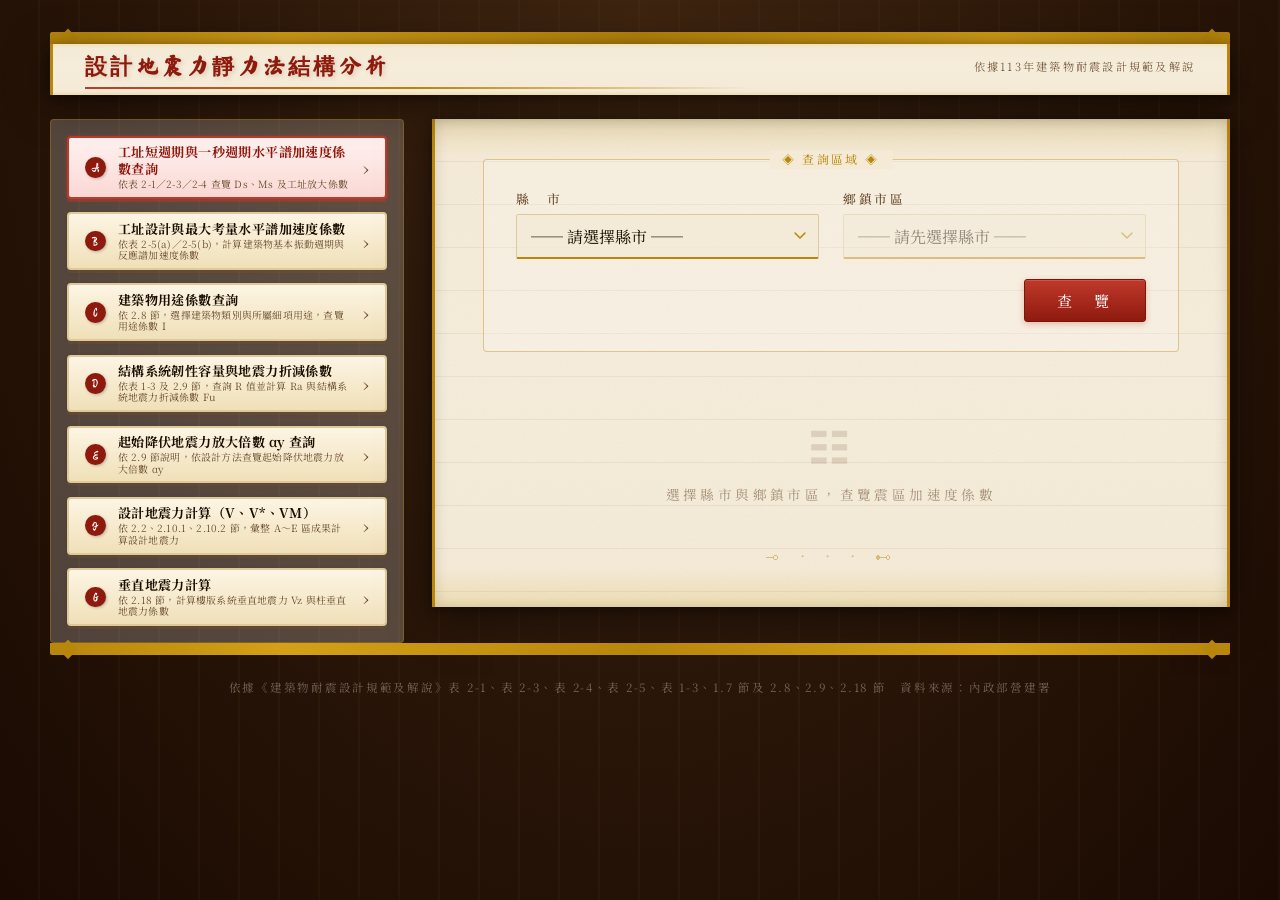
<file: index.html>
<!DOCTYPE html>
<html lang="zh-TW">
<head>
  <meta charset="UTF-8">
  <meta name="viewport" content="width=device-width, initial-scale=1.0">
  <title>設計地震力靜力法結構分析</title>
  <link rel="stylesheet" href="style.css">
</head>
<body>

  <div class="gold-bar gold-bar--top"></div>

  <header class="app-header">
    <div class="app-header__row">
      <h1 class="app-header__title">設計地震力靜力法結構分析</h1>
      <p class="app-header__subtitle">依據113年建築物耐震設計規範及解說</p>
    </div>
  </header>

  <div class="app-body">

    <nav class="app-sidebar" aria-label="功能選單">
      <ul class="nav-list">
        <li>
          <button type="button" class="nav-item is-active" data-panel="panel-a">
            <span class="nav-item__badge">A</span>
            <span class="nav-item__body">
              <span class="nav-item__title">工址短週期與一秒週期水平譜加速度係數查詢</span>
              <span class="nav-item__desc">依表 2-1／2-3／2-4 查覽 Ds、Ms 及工址放大係數</span>
            </span>
            <span class="nav-item__chevron" aria-hidden="true">›</span>
          </button>
        </li>
        <li>
          <button type="button" class="nav-item" data-panel="panel-b">
            <span class="nav-item__badge">B</span>
            <span class="nav-item__body">
              <span class="nav-item__title">工址設計與最大考量水平譜加速度係數</span>
              <span class="nav-item__desc">依表 2-5(a)／2-5(b)，計算建築物基本振動週期與反應譜加速度係數</span>
            </span>
            <span class="nav-item__chevron" aria-hidden="true">›</span>
          </button>
        </li>
        <li>
          <button type="button" class="nav-item" data-panel="panel-c">
            <span class="nav-item__badge">C</span>
            <span class="nav-item__body">
              <span class="nav-item__title">建築物用途係數查詢</span>
              <span class="nav-item__desc">依 2.8 節，選擇建築物類別與所屬細項用途，查覽用途係數 I</span>
            </span>
            <span class="nav-item__chevron" aria-hidden="true">›</span>
          </button>
        </li>
        <li>
          <button type="button" class="nav-item" data-panel="panel-d">
            <span class="nav-item__badge">D</span>
            <span class="nav-item__body">
              <span class="nav-item__title">結構系統韌性容量與地震力折減係數</span>
              <span class="nav-item__desc">依表 1-3 及 2.9 節，查詢 R 值並計算 Ra 與結構系統地震力折減係數 Fu</span>
            </span>
            <span class="nav-item__chevron" aria-hidden="true">›</span>
          </button>
        </li>
        <li>
          <button type="button" class="nav-item" data-panel="panel-e">
            <span class="nav-item__badge">E</span>
            <span class="nav-item__body">
              <span class="nav-item__title">起始降伏地震力放大倍數 αy 查詢</span>
              <span class="nav-item__desc">依 2.9 節說明，依設計方法查覽起始降伏地震力放大倍數 αy</span>
            </span>
            <span class="nav-item__chevron" aria-hidden="true">›</span>
          </button>
        </li>
        <li>
          <button type="button" class="nav-item" data-panel="panel-f">
            <span class="nav-item__badge">F</span>
            <span class="nav-item__body">
              <span class="nav-item__title">設計地震力計算（V、V*、VM）</span>
              <span class="nav-item__desc">依 2.2、2.10.1、2.10.2 節，彙整 A～E 區成果計算設計地震力</span>
            </span>
            <span class="nav-item__chevron" aria-hidden="true">›</span>
          </button>
        </li>
        <li>
          <button type="button" class="nav-item" data-panel="panel-g">
            <span class="nav-item__badge">G</span>
            <span class="nav-item__body">
              <span class="nav-item__title">垂直地震力計算</span>
              <span class="nav-item__desc">依 2.18 節，計算樓版系統垂直地震力 Vz 與柱垂直地震力係數</span>
            </span>
            <span class="nav-item__chevron" aria-hidden="true">›</span>
          </button>
        </li>
      </ul>
    </nav>

    <div class="app-content">
    <section class="content-panel is-active" id="panel-a"></section>

    <section class="content-panel" id="panel-b"></section>

    <section class="content-panel" id="panel-c"></section>

    <section class="content-panel" id="panel-d"></section>

    <section class="content-panel" id="panel-e"></section>

    <section class="content-panel" id="panel-f"></section>

    <section class="content-panel" id="panel-g"></section>
    </div>

  </div>

  <div class="gold-bar gold-bar--bottom"></div>
  <footer class="page-footer">
    依據《建築物耐震設計規範及解說》表 2-1、表 2-3、表 2-4、表 2-5、表 1-3、1.7 節及 2.8、2.9、2.18 節　資料來源：內政部營建署
  </footer>

  <script src="script.js"></script>
</body>
</html>
</file>
<file: style.css>
/* ════════════════════════════════════════════
   震區水平譜加速度係數典籍查覽 — style.css
   書卷典籍美學樣式（完整版）
   ════════════════════════════════════════════ */

@import url('https://fonts.googleapis.com/css2?family=Noto+Serif+TC:wght@300;400;500;700;900&family=Ma+Shan+Zheng&display=swap');

/* ── 色彩變數 ── */
:root {
  --ink:             #1a0f00;
  --ink-light:       #3d2b1a;
  --ink-faint:       #6b4c2e;
  --paper:           #f4ead6;
  --paper-dark:      #e8d5ae;
  --paper-aged:      #ddc99a;
  --vermillion:      #c0392b;
  --vermillion-dark: #8e1a0e;
  --gold:            #b8860b;
  --gold-light:      #d4a017;
  --seal-red:        #cc2200;
  --bamboo:          #8fae6b;
}

/* ── Reset ── */
*, *::before, *::after { box-sizing: border-box; margin: 0; padding: 0; }

body {
  background: #2c1a08;
  background-image:
    repeating-linear-gradient(
      90deg, transparent 0px, transparent 38px,
      rgba(139,90,43,0.07) 38px, rgba(139,90,43,0.07) 40px
    ),
    radial-gradient(ellipse at 50% 0%, #3d2410 0%, #1a0a02 100%);
  min-height: 100vh;
  font-family: 'Noto Serif TC', 'Noto Serif CJK TC', serif;
  color: var(--ink);
  display: flex;
  flex-direction: column;
  align-items: center;
  padding: 2rem 1rem 4rem;
}

/* ════════════════════════════════════════════
   捲軸外框
   ════════════════════════════════════════════ */
.gold-bar {
  width: 100%; max-width: 1180px; height: 12px;
  background: linear-gradient(90deg,
    var(--gold) 0%, var(--gold-light) 20%, var(--gold) 50%,
    var(--gold-light) 80%, var(--gold) 100%);
  position: relative;
}
.gold-bar--top    { border-radius: 2px 2px 0 0; }
.gold-bar--bottom { border-radius: 0 0 2px 2px; }
.gold-bar--top::before, .gold-bar--top::after,
.gold-bar--bottom::before, .gold-bar--bottom::after {
  content: '◆'; position: absolute; color: var(--gold); font-size: 20px; line-height: 1;
}
.gold-bar--top::before    { top: -4px;    left:  8px; }
.gold-bar--top::after     { top: -4px;    right: 8px; }
.gold-bar--bottom::before { bottom: -4px; left:  8px; }
.gold-bar--bottom::after  { bottom: -4px; right: 8px; }

.scroll {
  width: 100%; max-width: 820px;
  background: var(--paper);
  background-image:
    url("data:image/svg+xml,%3Csvg xmlns='http://www.w3.org/2000/svg' width='300' height='300'%3E%3Cfilter id='n'%3E%3CfeTurbulence type='fractalNoise' baseFrequency='0.65' numOctaves='3' stitchTiles='stitch'/%3E%3CfeColorMatrix type='saturate' values='0'/%3E%3C/filter%3E%3Crect width='300' height='300' filter='url(%23n)' opacity='0.04'/%3E%3C/svg%3E"),
    linear-gradient(180deg, #f0e0b8 0%, #f4ead6 8%, #f5ecda 50%, #f4ead6 92%, #eddcb0 100%);
  border-left: 3px solid var(--gold); border-right: 3px solid var(--gold);
  box-shadow:
    inset  4px 0 12px rgba(26,15,0,0.07),
    inset -4px 0 12px rgba(26,15,0,0.07),
    0 8px 40px rgba(0,0,0,0.5), 0 2px 8px rgba(0,0,0,0.3);
  position: relative; overflow: hidden;
}
.scroll::before {
  content: ''; position: absolute; inset: 0; pointer-events: none; z-index: 0;
  background-image: repeating-linear-gradient(
    180deg, transparent 0px, transparent 42px,
    rgba(139,90,43,0.09) 42px, rgba(139,90,43,0.09) 43px
  );
}
.scroll__inner { position: relative; z-index: 1; padding: 2.5rem 3rem; }

/* ════════════════════════════════════════════
   頂層標題列（App Header）
   ════════════════════════════════════════════ */
.app-header {
  width: 100%; max-width: 1180px;
  margin: 0 auto 1.5rem;
  background: var(--paper);
  background-image: linear-gradient(180deg, #f0e0b8 0%, #f4ead6 8%, #f5ecda 50%, #f4ead6 92%, #eddcb0 100%);
  border-left: 3px solid var(--gold); border-right: 3px solid var(--gold);
  box-shadow: 0 8px 40px rgba(0,0,0,0.5), 0 2px 8px rgba(0,0,0,0.3);
  text-align: left;
  padding: 0.45rem 2rem 0.4rem;
  position: sticky; top: 0; z-index: 30;
}
.app-header::after {
  content: ''; display: block; margin: 0.4rem 0 0; width: 60%; height: 2px;
  background: linear-gradient(90deg,
    var(--vermillion), var(--gold), transparent);
}
.app-header__row {
  display: flex;
  align-items: center;
  gap: 0.75rem;
}
.app-header__title {
  flex: 1 0 auto;
  text-align: left;
  white-space: nowrap;
  font-family: 'Ma Shan Zheng', cursive;
  font-size: 1.4rem; color: var(--vermillion-dark);
  letter-spacing: 0.15em; text-shadow: 2px 2px 4px rgba(139,90,43,0.2); line-height: 1.3;
}
.app-header__subtitle {
  flex: 0 1 auto;
  min-width: 0;
  white-space: nowrap;
  overflow: hidden;
  text-overflow: ellipsis;
  font-size: 0.7rem; color: var(--ink-faint);
  letter-spacing: 0.2em; font-weight: 300;
}

/* ════════════════════════════════════════════
   App Body：側邊選單（30%）＋ 內容面板（70%）
   ════════════════════════════════════════════ */
.app-body {
  width: 100%; max-width: 1180px;
  margin: 0 auto;
  display: flex; gap: 1.75rem; align-items: flex-start;
}

.app-sidebar {
  flex: 0 0 30%;
  min-width: 220px;
  background: rgba(255,255,255,0.22);
  border: 1px solid rgba(184,134,11,0.4);
  border-radius: 4px;
  padding: 1rem;
  position: sticky;
  top: 76px;
}
.nav-list { list-style: none; display: flex; flex-direction: column; gap: 0.85rem; }

.nav-item {
  width: 100%;
  display: flex; align-items: center; gap: 0.75rem;
  padding: 0.4rem 1rem; border-radius: 4px;
  border: 2px solid var(--paper-aged);
  background: linear-gradient(180deg, #fdf5e4 0%, #f0e0b8 100%);
  box-shadow: 0 3px 0 rgba(139,90,43,0.25), 0 1px 4px rgba(0,0,0,0.1);
  cursor: pointer; text-align: left;
  font-family: 'Noto Serif TC', serif;
  transition: all 0.15s ease; position: relative; top: 0;
}
.nav-item:hover {
  border-color: var(--ink-faint);
  box-shadow: 0 4px 0 rgba(139,90,43,0.3), 0 2px 8px rgba(0,0,0,0.12);
  top: -1px;
}
.nav-item:active { top: 2px; box-shadow: 0 1px 0 rgba(139,90,43,0.2); }
.nav-item.is-active {
  border-color: var(--vermillion);
  background: linear-gradient(180deg, #fff2f0 0%, #fad8d4 100%);
  box-shadow: 0 3px 0 rgba(192,57,43,0.4), 0 0 0 2px rgba(192,57,43,0.15);
  top: 0;
}
.nav-item__badge {
  flex-shrink: 0; width: 1.3rem; height: 1.3rem; border-radius: 50%;
  display: flex; align-items: center; justify-content: center;
  background: var(--vermillion-dark); color: #fff;
  font-family: 'Ma Shan Zheng', cursive; font-size: 0.75rem;
  box-shadow: 1px 1px 3px rgba(0,0,0,0.25);
}
.nav-item__body  { flex: 1; display: flex; flex-direction: column; gap: 0.1rem; }
.nav-item__title { font-size: 0.82rem; font-weight: 700; color: var(--ink); letter-spacing: 0.03em; line-height: 1.25; }
.nav-item__desc  { font-size: 0.62rem; color: var(--ink-faint); letter-spacing: 0.02em; line-height: 1.15; }
.nav-item__chevron { flex-shrink: 0; color: var(--ink-faint); font-size: 1.1rem; }
.nav-item.is-active .nav-item__title { color: var(--vermillion-dark); }

.app-content { flex: 1 1 70%; min-width: 0; }
.content-panel { display: none; }
.content-panel.is-active { display: block; }

/* ════════════════════════════════════════════
   查詢區
   ════════════════════════════════════════════ */
.query-box {
  background: rgba(255,255,255,0.22);
  border: 1px solid rgba(184,134,11,0.4);
  border-radius: 4px; padding: 1.8rem 2rem;
  margin-bottom: 2rem; position: relative;
}
.query-box__label {
  position: absolute; top: -0.65rem; left: 50%; transform: translateX(-50%);
  background: var(--paper); padding: 0 0.8rem;
  font-size: 0.75rem; color: var(--gold); letter-spacing: 0.2em; white-space: nowrap;
}
.query-box__row {
  display: flex; gap: 1.5rem; align-items: flex-end; flex-wrap: wrap;
}
.query-box__row--btn {
  margin-top: 1.2rem; justify-content: flex-end;
}

.form-group { flex: 1; min-width: 180px; }
.form-group label {
  display: block; font-size: 0.8rem; color: var(--ink-faint);
  letter-spacing: 0.2em; margin-bottom: 0.4rem; font-weight: 500;
}

select {
  width: 100%; padding: 0.6rem 2rem 0.6rem 0.9rem;
  background-color: rgba(244,234,214,0.85);
  border: 1px solid var(--paper-aged); border-bottom: 2px solid var(--gold);
  border-radius: 2px;
  font-family: 'Noto Serif TC', serif; font-size: 1rem; color: var(--ink);
  cursor: pointer; outline: none; appearance: none; -webkit-appearance: none;
  background-image: url("data:image/svg+xml,%3Csvg xmlns='http://www.w3.org/2000/svg' width='12' height='8'%3E%3Cpath d='M1 1l5 5 5-5' fill='none' stroke='%23b8860b' stroke-width='1.5' stroke-linecap='round' stroke-linejoin='round'/%3E%3C/svg%3E");
  background-repeat: no-repeat; background-position: right 0.75rem center;
  transition: border-color 0.2s, box-shadow 0.2s;
}
select:focus { border-bottom-color: var(--vermillion); box-shadow: 0 2px 8px rgba(192,57,43,0.12); }
select:disabled { opacity: 0.45; cursor: not-allowed; }

.btn-query {
  flex-shrink: 0; padding: 0.65rem 2rem;
  background: linear-gradient(180deg, var(--vermillion) 0%, var(--vermillion-dark) 100%);
  color: #fff; border: 1px solid #7a1509; border-radius: 3px;
  font-family: 'Noto Serif TC', serif; font-size: 0.95rem;
  letter-spacing: 0.25em; cursor: pointer;
  box-shadow: 0 2px 6px rgba(192,57,43,0.3), inset 0 1px 0 rgba(255,255,255,0.15);
  transition: all 0.2s; white-space: nowrap;
}
.btn-query:hover {
  background: linear-gradient(180deg, #d04030 0%, #9e1e0f 100%);
  box-shadow: 0 3px 10px rgba(192,57,43,0.4); transform: translateY(-1px);
}
.btn-query:active { transform: translateY(0); }
.btn-query:disabled {
  opacity: 0.45; cursor: not-allowed;
  transform: none; box-shadow: 0 2px 6px rgba(192,57,43,0.3), inset 0 1px 0 rgba(255,255,255,0.15);
}

/* ════════════════════════════════════════════
   工址位置判斷列（zone-row）
   ════════════════════════════════════════════ */
.zone-row {
  margin-top: 1.1rem; padding-top: 1rem;
  border-top: 1px dashed rgba(184,134,11,0.3);
  display: block;
}
.zone-row__label {
  display: block;
  font-size: 0.78rem; color: var(--ink-faint);
  letter-spacing: 0.18em; margin-bottom: 0.65rem;
  width: 100%;
}

/* 兩顆卡片水平並排，佔滿整行 */
.zone-toggle { display: flex; flex-direction: row; gap: 0.85rem; width: 100%; }

/* 卡片直向排列，一排一顆 */
.zone-toggle--column { flex-direction: column; }

.zone-btn {
  flex: 1; min-width: 180px;
  display: flex; align-items: center; gap: 0.75rem;
  padding: 0.85rem 1.1rem; border-radius: 4px;
  /* 明顯的按鈕外觀：實色邊框 + 立體陰影 */
  border: 2px solid var(--paper-aged);
  background: linear-gradient(180deg, #fdf5e4 0%, #f0e0b8 100%);
  box-shadow: 0 3px 0 rgba(139,90,43,0.25), 0 1px 4px rgba(0,0,0,0.1);
  cursor: pointer;
  transition: all 0.15s ease;
  user-select: none;
  position: relative;
  top: 0;
}
/* 隱藏原生 radio（保留輔助功能） */
.zone-btn input[type="radio"] { position: absolute; opacity: 0; width: 0; height: 0; }

/* Hover：浮起效果 */
.zone-btn:hover {
  border-color: var(--ink-faint);
  box-shadow: 0 4px 0 rgba(139,90,43,0.3), 0 2px 8px rgba(0,0,0,0.12);
  top: -1px;
}

/* 點下：按壓效果 */
.zone-btn:active {
  top: 2px;
  box-shadow: 0 1px 0 rgba(139,90,43,0.2);
}

/* 選中：非近斷層（金色） */
.zone-btn--general.is-selected {
  border-color: var(--gold);
  background: linear-gradient(180deg, #fff8e8 0%, #f5e8b0 100%);
  box-shadow: 0 3px 0 rgba(184,134,11,0.4), 0 0 0 2px rgba(184,134,11,0.2);
  top: 0;
}

/* 選中：屬近斷層（朱紅） */
.zone-btn--near.is-selected {
  border-color: var(--vermillion);
  background: linear-gradient(180deg, #fff2f0 0%, #fad8d4 100%);
  box-shadow: 0 3px 0 rgba(192,57,43,0.4), 0 0 0 2px rgba(192,57,43,0.15);
  top: 0;
}

/* 選中：竹綠（D 區第三選項） */
.zone-btn--bamboo.is-selected {
  border-color: var(--bamboo);
  background: linear-gradient(180deg, #f6faf1 0%, #dfeccf 100%);
  box-shadow: 0 3px 0 rgba(143,174,107,0.4), 0 0 0 2px rgba(143,174,107,0.2);
  top: 0;
}

/* 圖示 */
.zone-btn__icon {
  font-size: 1.5rem; line-height: 1; flex-shrink: 0;
  filter: drop-shadow(0 1px 1px rgba(0,0,0,0.1));
}
.zone-btn--general .zone-btn__icon { color: var(--gold); }
.zone-btn--near    .zone-btn__icon { color: var(--vermillion); }
.zone-btn--bamboo  .zone-btn__icon { color: var(--bamboo); }
.zone-btn--bamboo.is-selected .zone-btn__text { color: #5f7a45; }

/* 文字 */
.zone-btn__text {
  display: flex; flex-direction: column; gap: 0.2rem;
  font-size: 0.95rem; font-weight: 700; color: var(--ink);
  letter-spacing: 0.05em; line-height: 1.3;
}
.zone-btn__text small {
  font-size: 0.7rem; color: var(--ink-faint);
  font-weight: 400; letter-spacing: 0.05em;
}
.zone-btn--general.is-selected .zone-btn__text { color: var(--gold); }
.zone-btn--near.is-selected    .zone-btn__text { color: var(--vermillion-dark); }

/* 鎖定（不可點擊）：D 區依 A 區工址位置自動選定後，未選中之另一選項灰階鎖定 */
.zone-btn.is-locked {
  opacity: 0.45;
  cursor: not-allowed;
  pointer-events: none;
  box-shadow: none;
  top: 0;
}

/* ════════════════════════════════════════════
   近斷層輸入列（near-row）
   ════════════════════════════════════════════ */
.near-row {
  margin-top: 1rem; padding-top: 1rem;
  border-top: 1px dashed rgba(192,57,43,0.25);
  display: flex; gap: 1.5rem; flex-wrap: wrap; align-items: flex-end;
}
.form-group--dist { min-width: 200px; flex: 0 0 auto; }

.dist-hint {
  font-size: 0.68rem; color: var(--ink-faint);
  font-weight: 300; letter-spacing: 0.05em; margin-left: 0.2rem;
}
.dist-input-wrap { display: flex; align-items: center; gap: 0.5rem; }

input[type="number"] {
  width: 120px; padding: 0.6rem 0.8rem;
  background: rgba(244,234,214,0.85);
  border: 1px solid var(--paper-aged); border-bottom: 2px solid var(--vermillion);
  border-radius: 2px;
  font-family: 'Noto Serif TC', serif; font-size: 1.05rem; color: var(--ink);
  outline: none; text-align: center;
  transition: border-color 0.2s, box-shadow 0.2s;
  -moz-appearance: textfield;
}
input[type="number"]::-webkit-inner-spin-button,
input[type="number"]::-webkit-outer-spin-button { -webkit-appearance: none; }
input[type="number"]:focus {
  border-bottom-color: var(--gold); box-shadow: 0 2px 8px rgba(184,134,11,0.15);
}
.dist-unit { font-size: 0.85rem; color: var(--ink-faint); letter-spacing: 0.05em; }

/* ════════════════════════════════════════════
   結果區
   ════════════════════════════════════════════ */
.result { animation: unfurl 0.45s ease-out; }
@keyframes unfurl {
  from { opacity: 0; transform: translateY(-10px); }
  to   { opacity: 1; transform: translateY(0); }
}

.result__heading {
  display: flex; align-items: baseline; gap: 0.6rem;
  margin-bottom: 0.8rem; padding-bottom: 0.8rem;
  border-bottom: 1px dashed var(--paper-aged);
}
.result__county   { font-family: 'Ma Shan Zheng', cursive; font-size: 1.1rem; color: var(--ink-faint); }
.result__district { font-family: 'Ma Shan Zheng', cursive; font-size: 1.7rem; color: var(--vermillion-dark); letter-spacing: 0.1em; }

/* 模式標籤 */
.result__mode {
  font-size: 0.78rem; letter-spacing: 0.1em;
  padding: 0.35rem 0.8rem; border-radius: 2px;
  margin-bottom: 1.1rem; display: inline-block;
}
.result__mode.mode--near {
  background: rgba(192,57,43,0.09); color: var(--vermillion-dark);
  border: 1px solid rgba(192,57,43,0.28); border-left: 3px solid var(--vermillion);
}
.result__mode.mode--general {
  background: rgba(184,134,11,0.08); color: var(--ink-faint);
  border: 1px solid rgba(184,134,11,0.25); border-left: 3px solid var(--gold);
}

/* 四格係數 */
.coeff-grid {
  display: grid; grid-template-columns: 1fr 1fr;
  gap: 1px; background: rgba(184,134,11,0.28);
  border: 1px solid rgba(184,134,11,0.4); border-radius: 3px;
  overflow: hidden; margin-bottom: 1.5rem;
}
.coeff-cell {
  position: relative; background: rgba(244,234,214,0.55);
  padding: 1.1rem 1.3rem; transition: background 0.2s;
}
.coeff-cell:hover { background: rgba(244,234,214,0.9); }
.coeff-cell__badge {
  position: absolute; top: 8px; right: 8px;
  font-size: 0.62rem; padding: 2px 6px; border-radius: 2px; letter-spacing: 0.04em;
}
.coeff-cell__badge--design {
  background: rgba(192,57,43,0.10); color: var(--vermillion-dark);
  border: 1px solid rgba(192,57,43,0.22);
}
.coeff-cell__badge--max {
  background: rgba(184,134,11,0.10); color: var(--gold);
  border: 1px solid rgba(184,134,11,0.28);
}
.coeff-cell__desc  { font-size: 0.72rem; color: var(--ink-faint); letter-spacing: 0.1em; margin-bottom: 0.2rem; padding-right: 3.5rem; }
.coeff-cell__symbol{ font-size: 0.85rem; color: var(--gold); font-style: italic; margin-bottom: 0.25rem; }
.coeff-cell__value { font-size: 2.2rem; font-weight: 900; color: var(--vermillion-dark); line-height: 1; letter-spacing: -0.02em; }
.coeff-cell__note  { font-size: 0.68rem; color: var(--ink-faint); margin-top: 0.25rem; }
.coeff-cell__formula {
  font-size: 0.66rem; color: var(--ink-faint); font-style: italic;
  margin-top: 0.4rem; opacity: 0.85; letter-spacing: 0.02em;
}
.coeff-cell__factor {
  font-size: 0.78rem; color: var(--gold); margin-top: 0.15rem;
}
.coeff-cell__factor span { font-weight: 700; }

.coeff-grid--single { grid-template-columns: 1fr; }
.coeff-grid--three { grid-template-columns: repeat(3, 1fr); }

/* 斷層區 */
.fault-box {
  background: rgba(143,174,107,0.08);
  border: 1px solid rgba(143,174,107,0.32);
  border-radius: 3px; padding: 1.1rem 1.3rem;
}
.fault-box__title {
  font-size: 0.78rem; color: var(--ink-faint); letter-spacing: 0.2em;
  margin-bottom: 0.75rem;
  display: flex; align-items: center; gap: 0.6rem;
}
.fault-box__title::after { content: ''; flex: 1; height: 1px; background: rgba(143,174,107,0.32); }
.fault-tags { display: flex; flex-wrap: wrap; gap: 0.5rem; }
.fault-tag {
  background: rgba(61,43,26,0.06); border: 1px solid rgba(61,43,26,0.18);
  border-left: 3px solid var(--bamboo);
  padding: 0.3rem 0.7rem; font-size: 0.85rem; color: var(--ink-light);
  letter-spacing: 0.05em; border-radius: 0 2px 2px 0; transition: background 0.15s;
}
.fault-tag:hover { background: rgba(143,174,107,0.15); }
.fault-tag--active {
  background: rgba(192,57,43,0.10) !important;
  border-left-color: var(--vermillion) !important;
  color: var(--vermillion-dark) !important; font-weight: 700;
}
.fault-none { font-size: 0.85rem; color: var(--ink-faint); font-style: italic; letter-spacing: 0.12em; }

/* ════════════════════════════════════════════
   用途係數選擇區（C 區）
   ════════════════════════════════════════════ */
.importance-layout {
  margin-top: 1.1rem; padding-top: 1rem;
  border-top: 1px dashed rgba(184,134,11,0.3);
  display: flex; gap: 1.5rem; align-items: flex-start;
}

.importance-categories {
  flex: 0 0 30%; min-width: 180px;
  display: flex; flex-direction: column; gap: 0.6rem;
}

.category-btn {
  display: flex; align-items: center; gap: 0.65rem;
  padding: 0.6rem 0.9rem; border-radius: 4px;
  border: 2px solid var(--paper-aged);
  background: linear-gradient(180deg, #fdf5e4 0%, #f0e0b8 100%);
  box-shadow: 0 3px 0 rgba(139,90,43,0.25), 0 1px 4px rgba(0,0,0,0.1);
  cursor: pointer; text-align: left; width: 100%;
  font-family: 'Noto Serif TC', serif;
  transition: all 0.15s ease; position: relative; top: 0;
}
.category-btn:hover {
  border-color: var(--ink-faint);
  box-shadow: 0 4px 0 rgba(139,90,43,0.3), 0 2px 8px rgba(0,0,0,0.12);
  top: -1px;
}
.category-btn:active { top: 2px; box-shadow: 0 1px 0 rgba(139,90,43,0.2); }
.category-btn.is-selected {
  border-color: var(--vermillion);
  background: linear-gradient(180deg, #fff2f0 0%, #fad8d4 100%);
  box-shadow: 0 3px 0 rgba(192,57,43,0.4), 0 0 0 2px rgba(192,57,43,0.15);
  top: 0;
}
.category-btn__badge {
  flex-shrink: 0; width: 1.3rem; height: 1.3rem; border-radius: 50%;
  display: flex; align-items: center; justify-content: center;
  background: var(--vermillion-dark); color: #fff;
  font-family: 'Ma Shan Zheng', cursive; font-size: 0.75rem;
  box-shadow: 1px 1px 3px rgba(0,0,0,0.25);
}
.category-btn__body { flex: 1; display: flex; flex-direction: column; gap: 0.1rem; min-width: 0; }
.category-btn__title { font-size: 0.85rem; font-weight: 700; color: var(--ink); letter-spacing: 0.03em; }
.category-btn__factor { font-size: 0.65rem; color: var(--ink-faint); letter-spacing: 0.05em; }
.category-btn.is-selected .category-btn__title { color: var(--vermillion-dark); }

.importance-items { flex: 1 1 70%; min-width: 0; }
.placeholder--inline { padding: 0.5rem 0; }
.placeholder--inline::before { display: none; }

.importance-items__list { display: flex; flex-direction: column; gap: 0.55rem; }

.item-option {
  display: flex; align-items: flex-start; gap: 0.6rem;
  padding: 0.6rem 0.9rem; border-radius: 4px;
  border: 2px solid var(--paper-aged);
  background: linear-gradient(180deg, #fdf5e4 0%, #f0e0b8 100%);
  box-shadow: 0 3px 0 rgba(139,90,43,0.25), 0 1px 4px rgba(0,0,0,0.1);
  cursor: pointer; text-align: left; width: 100%;
  font-family: 'Noto Serif TC', serif; font-size: 0.82rem; color: var(--ink);
  line-height: 1.5; letter-spacing: 0.02em;
  transition: all 0.15s ease; position: relative; top: 0;
}
.item-option:hover {
  border-color: var(--ink-faint);
  box-shadow: 0 4px 0 rgba(139,90,43,0.3), 0 2px 8px rgba(0,0,0,0.12);
  top: -1px;
}
.item-option:active { top: 2px; box-shadow: 0 1px 0 rgba(139,90,43,0.2); }
.item-option.is-selected {
  border-color: var(--gold);
  background: linear-gradient(180deg, #fff8e8 0%, #f5e8b0 100%);
  box-shadow: 0 3px 0 rgba(184,134,11,0.4), 0 0 0 2px rgba(184,134,11,0.2);
  top: 0; color: var(--ink);
  font-weight: 700;
}

.importance-note {
  margin-top: 0.7rem; padding: 0.7rem 0.9rem;
  background: rgba(143,174,107,0.08);
  border: 1px solid rgba(143,174,107,0.32); border-left: 3px solid var(--bamboo);
  border-radius: 0 3px 3px 0;
  font-size: 0.72rem; color: var(--ink-faint); line-height: 1.6; letter-spacing: 0.02em;
}
.importance-note--selected {
  margin-bottom: 1.2rem;
}

/* ════════════════════════════════════════════
   其他
   ════════════════════════════════════════════ */
.placeholder {
  text-align: center; padding: 2rem 0 1rem;
  color: var(--ink-faint); font-size: 0.85rem;
  letter-spacing: 0.25em; opacity: 0.55;
}
.placeholder::before { content: '☷'; display: block; font-size: 2.5rem; margin-bottom: 0.5rem; opacity: 0.3; }
.ornament { text-align: center; color: var(--gold); font-size: 1rem; letter-spacing: 0.5em; margin: 1.5rem 0 0; opacity: 0.45; }
.page-footer { color: rgba(244,234,214,0.38); font-size: 0.72rem; letter-spacing: 0.15em; margin-top: 1.5rem; text-align: center; }

/* ── RWD：側欄改為堆疊在內容上方 ── */
@media (max-width: 880px) {
  .app-body { flex-direction: column; }
  .app-sidebar { flex-basis: auto; width: 100%; position: static; }
  .nav-list { flex-direction: row; flex-wrap: wrap; }
  .nav-item { flex: 1 1 100%; }
}

/* ── RWD ── */
@media (max-width: 600px) {
  .scroll__inner { padding: 1.5rem 1.2rem; }
  .app-header__title { font-size: 1.15rem; }
  .app-header__subtitle { font-size: 0.5rem; letter-spacing: 0.05em; }
  .coeff-grid { grid-template-columns: 1fr; }
  .query-box__row { flex-direction: column; }
  .zone-toggle { flex-direction: column; }
  .importance-layout { flex-direction: column; }
  .importance-categories { flex-basis: auto; width: 100%; }
  .btn-query { width: 100%; text-align: center; }
}
</file>
